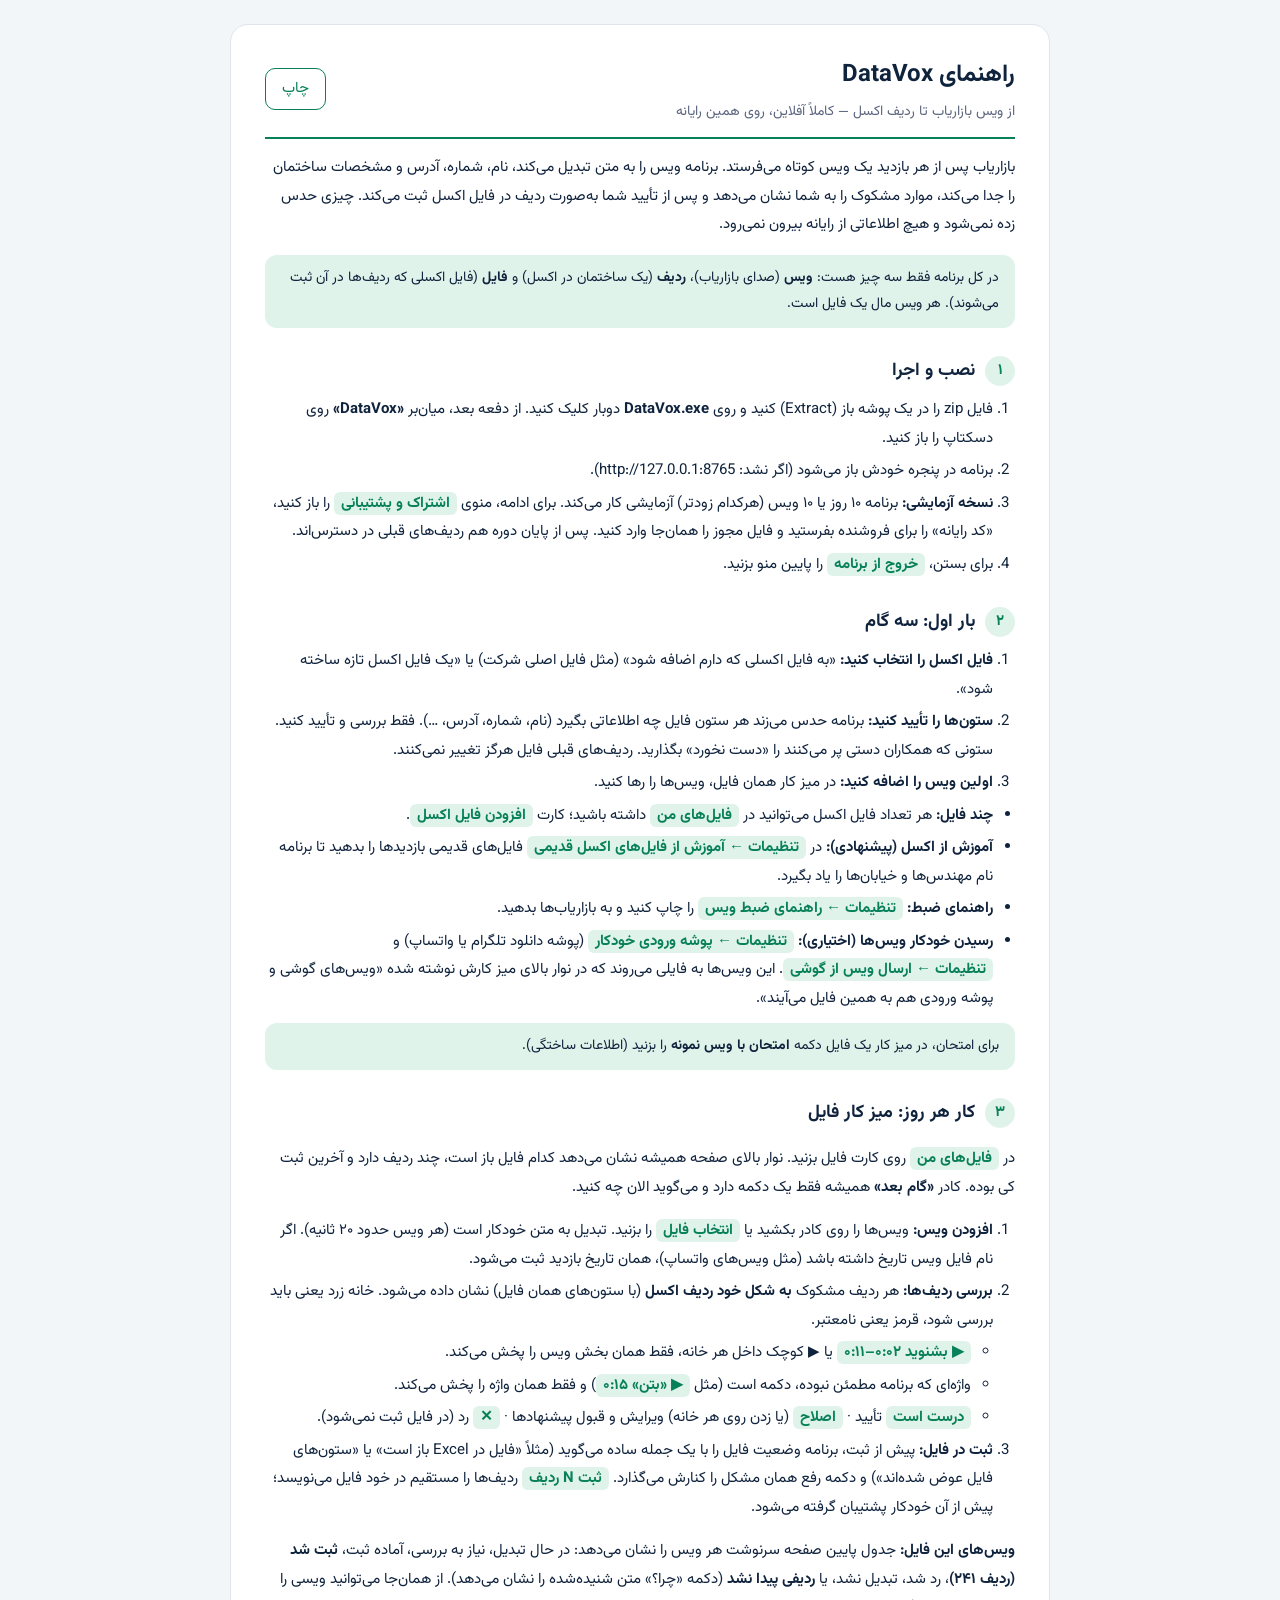
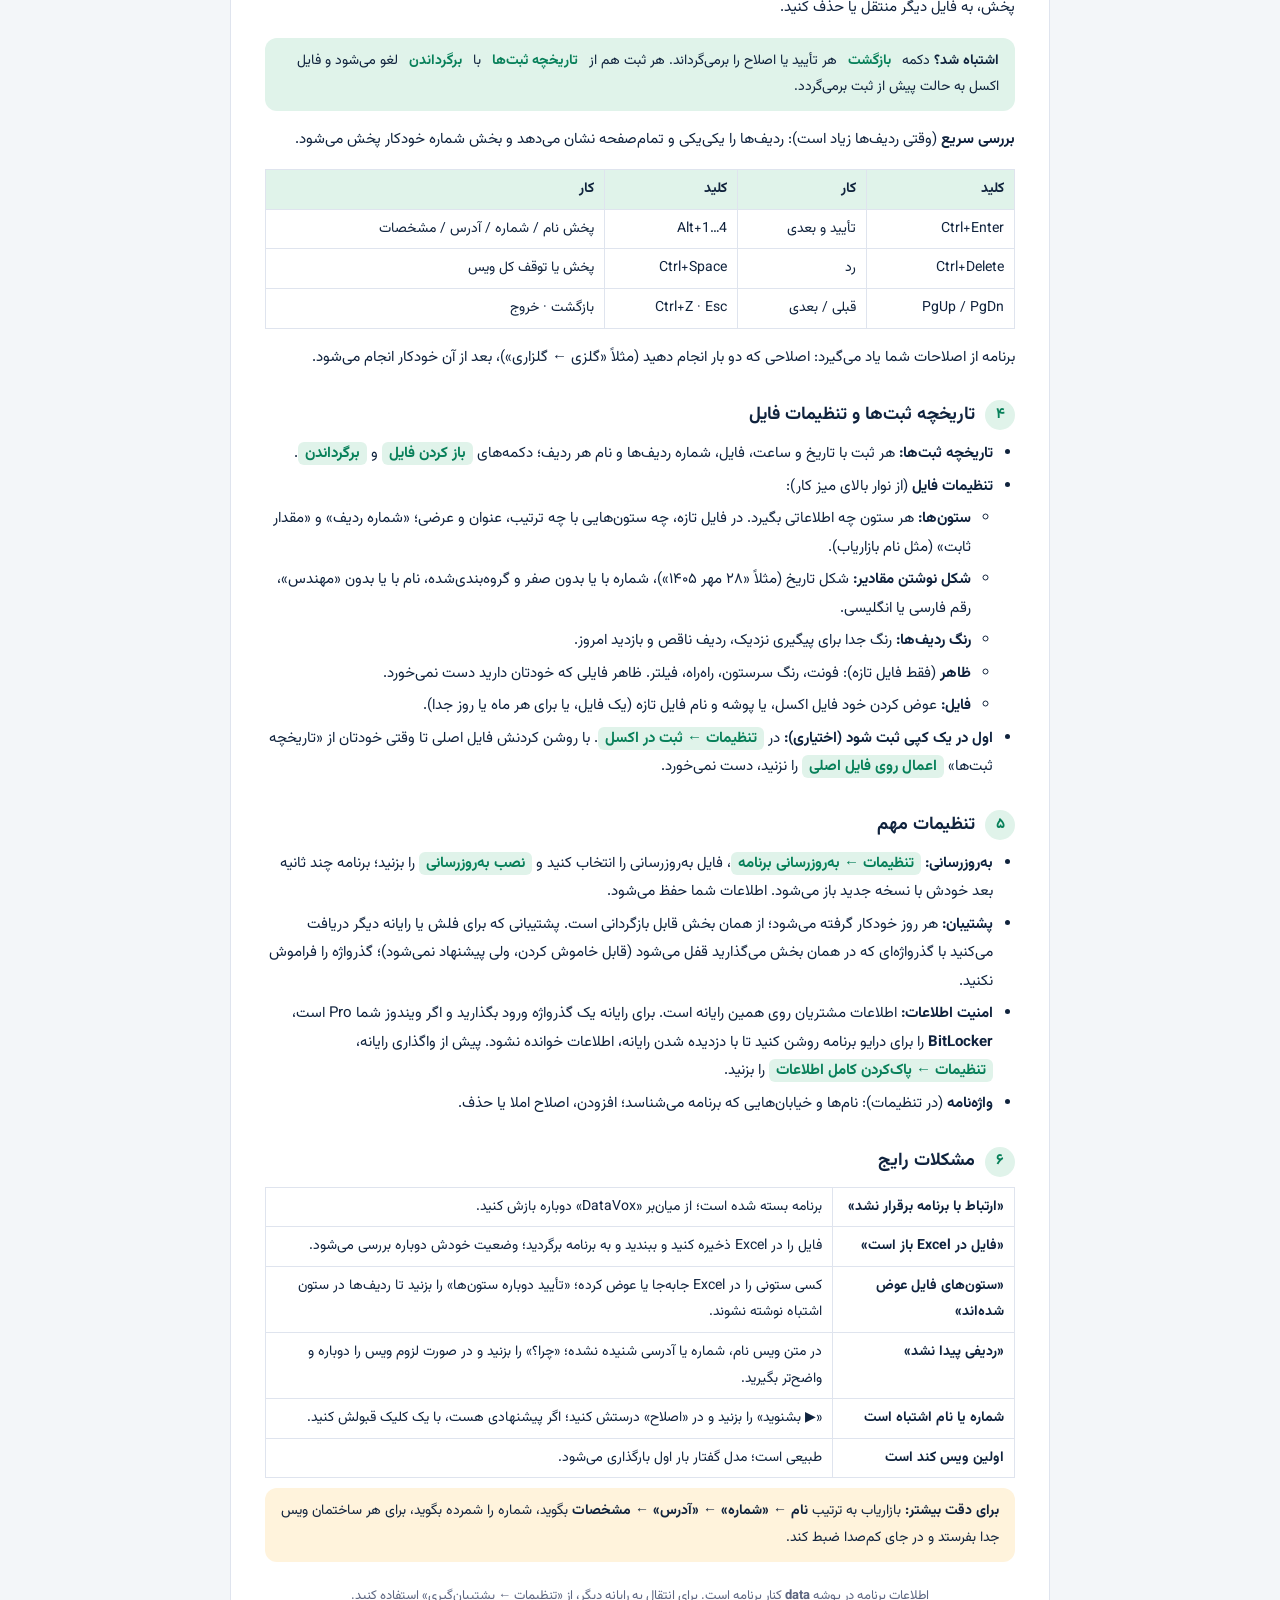
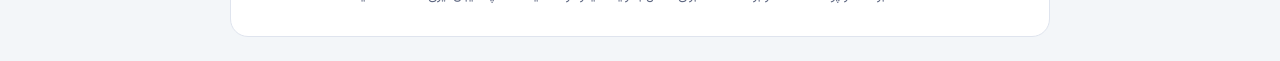
<file: voice2excel/web/guide.html>
<!doctype html>
<html lang="fa" dir="rtl">
<head>
<meta charset="utf-8">
<meta name="viewport" content="width=device-width, initial-scale=1">
<title>راهنمای DataVox</title>
<style>
  @font-face { font-family: "Vazirmatn"; src: url("fonts/Vazirmatn.woff2") format("woff2"), url("app/voice2excel/web/fonts/Vazirmatn.woff2") format("woff2"); font-weight: 100 900; }
  :root { --text:#10233d; --muted:#5d6680; --border:#dfe4ee; --primary:#08805a; --soft:#e0f3ea; --ok:#138a52; --ok-soft:#e6f6ee; --warn:#b26a00; --warn-soft:#fff3dc; --bg:#f3f6f9; --card:#fff; }
  @media screen and (prefers-color-scheme: dark) { :root { --text:#e8ebf4; --muted:#a3abc2; --border:#23344f; --primary:#34d399; --soft:#11392f; --ok:#3fcb85; --ok-soft:#14301f; --warn:#f0b35a; --warn-soft:#3a2c14; --bg:#0a1424; --card:#0f1b2e; } }
  * { box-sizing: border-box; }
  body { margin: 0; background: var(--bg); color: var(--text); font-family: "Vazirmatn", Tahoma, sans-serif; line-height: 1.9; font-size: 15px; }
  .page { max-width: 820px; margin: 24px auto; background: var(--card); border: 1px solid var(--border); border-radius: 18px; padding: 28px 34px; }
  header { display: flex; align-items: center; justify-content: space-between; gap: 16px; border-bottom: 2px solid var(--primary); padding-bottom: 12px; margin-bottom: 8px; }
  h1 { margin: 0; font-size: 24px; } .sub { color: var(--muted); font-size: 14px; }
  .print { border: 1px solid var(--primary); color: var(--primary); background: transparent; border-radius: 10px; padding: 6px 16px; font: inherit; cursor: pointer; }
  h2 { font-size: 18px; margin: 26px 0 8px; display: flex; align-items: center; gap: 10px; }
  h2 .n { width: 30px; height: 30px; border-radius: 50%; background: var(--soft); color: var(--primary); display: inline-grid; place-items: center; font-size: 15px; flex: none; }
  ol, ul { margin: 0; padding-inline-start: 22px; } li { margin: 4px 0; }
  .k { background: var(--soft); color: var(--primary); border-radius: 6px; padding: 0 7px; font-weight: 700; white-space: nowrap; }
  .note { background: var(--soft); border-radius: 12px; padding: 10px 16px; margin: 10px 0; font-size: 14px; }
  .warn { background: var(--warn-soft); }
  table { width: 100%; border-collapse: collapse; margin: 8px 0; font-size: 14px; }
  td, th { border: 1px solid var(--border); padding: 6px 10px; text-align: right; vertical-align: top; }
  th { background: var(--soft); }
  .ltr { direction: ltr; unicode-bidi: isolate; }
  footer { margin-top: 22px; color: var(--muted); font-size: 13px; text-align: center; }
  @media (max-width: 640px) { .page { margin: 0; border-radius: 0; padding: 18px 16px; } }
  @media print { body { background: #fff; font-size: 13px; } .page { margin: 0; border: none; padding: 0; max-width: none; } .print { display: none; } h2 { break-after: avoid; } }
</style>
</head>
<body>
<div class="page">
  <header>
    <div><h1>راهنمای DataVox</h1><div class="sub">از ویس بازاریاب تا ردیف اکسل — کاملاً آفلاین، روی همین رایانه</div></div>
    <button class="print" onclick="window.print()">چاپ</button>
  </header>

  <p>بازاریاب پس از هر بازدید یک ویس کوتاه می‌فرستد. برنامه ویس را به متن تبدیل می‌کند، نام، شماره، آدرس و مشخصات ساختمان را جدا می‌کند، موارد مشکوک را به شما نشان می‌دهد و پس از تأیید شما به‌صورت ردیف در فایل اکسل ثبت می‌کند. چیزی حدس زده نمی‌شود و هیچ اطلاعاتی از رایانه بیرون نمی‌رود.</p>
  <div class="note">در کل برنامه فقط سه چیز هست: <b>ویس</b> (صدای بازاریاب)، <b>ردیف</b> (یک ساختمان در اکسل) و <b>فایل</b> (فایل اکسلی که ردیف‌ها در آن ثبت می‌شوند). هر ویس مال یک فایل است.</div>

  <h2><span class="n">۱</span>نصب و اجرا</h2>
  <ol>
    <li>فایل zip را در یک پوشه باز (Extract) کنید و روی <b>DataVox.exe</b> دوبار کلیک کنید. از دفعه بعد، میان‌بر <b>«DataVox»</b> روی دسکتاپ را باز کنید.</li>
    <li>برنامه در پنجره خودش باز می‌شود (اگر نشد: <span class="ltr">http://127.0.0.1:8765</span>).</li>
    <li><b>نسخه آزمایشی:</b> برنامه ۱۰ روز یا ۱۰ ویس (هرکدام زودتر) آزمایشی کار می‌کند. برای ادامه، منوی <span class="k">اشتراک و پشتیبانی</span> را باز کنید، «کد رایانه» را برای فروشنده بفرستید و فایل مجوز را همان‌جا وارد کنید. پس از پایان دوره هم ردیف‌های قبلی در دسترس‌اند.</li>
    <li>برای بستن، <span class="k">خروج از برنامه</span> را پایین منو بزنید.</li>
  </ol>

  <h2><span class="n">۲</span>بار اول: سه گام</h2>
  <ol>
    <li><b>فایل اکسل را انتخاب کنید:</b> «به فایل اکسلی که دارم اضافه شود» (مثل فایل اصلی شرکت) یا «یک فایل اکسل تازه ساخته شود».</li>
    <li><b>ستون‌ها را تأیید کنید:</b> برنامه حدس می‌زند هر ستون فایل چه اطلاعاتی بگیرد (نام، شماره، آدرس، …). فقط بررسی و تأیید کنید. ستونی که همکاران دستی پر می‌کنند را «دست نخورد» بگذارید. ردیف‌های قبلی فایل هرگز تغییر نمی‌کنند.</li>
    <li><b>اولین ویس را اضافه کنید:</b> در میز کار همان فایل، ویس‌ها را رها کنید.</li>
  </ol>
  <ul>
    <li><b>چند فایل:</b> هر تعداد فایل اکسل می‌توانید در <span class="k">فایل‌های من</span> داشته باشید؛ کارت <span class="k">افزودن فایل اکسل</span>.</li>
    <li><b>آموزش از اکسل (پیشنهادی):</b> در <span class="k">تنظیمات ← آموزش از فایل‌های اکسل قدیمی</span> فایل‌های قدیمی بازدیدها را بدهید تا برنامه نام مهندس‌ها و خیابان‌ها را یاد بگیرد.</li>
    <li><b>راهنمای ضبط:</b> <span class="k">تنظیمات ← راهنمای ضبط ویس</span> را چاپ کنید و به بازاریاب‌ها بدهید.</li>
    <li><b>رسیدن خودکار ویس‌ها (اختیاری):</b> <span class="k">تنظیمات ← پوشه ورودی خودکار</span> (پوشه دانلود تلگرام یا واتساپ) و <span class="k">تنظیمات ← ارسال ویس از گوشی</span>. این ویس‌ها به فایلی می‌روند که در نوار بالای میز کارش نوشته شده «ویس‌های گوشی و پوشه ورودی هم به همین فایل می‌آیند».</li>
  </ul>
  <div class="note">برای امتحان، در میز کار یک فایل دکمه <b>امتحان با ویس نمونه</b> را بزنید (اطلاعات ساختگی).</div>

  <h2><span class="n">۳</span>کار هر روز: میز کار فایل</h2>
  <p>در <span class="k">فایل‌های من</span> روی کارت فایل بزنید. نوار بالای صفحه همیشه نشان می‌دهد کدام فایل باز است، چند ردیف دارد و آخرین ثبت کی بوده. کادر <b>«گام بعد»</b> همیشه فقط یک دکمه دارد و می‌گوید الان چه کنید.</p>
  <ol>
    <li><b>افزودن ویس:</b> ویس‌ها را روی کادر بکشید یا <span class="k">انتخاب فایل</span> را بزنید. تبدیل به متن خودکار است (هر ویس حدود ۲۰ ثانیه). اگر نام فایل ویس تاریخ داشته باشد (مثل ویس‌های واتساپ)، همان تاریخ بازدید ثبت می‌شود.</li>
    <li><b>بررسی ردیف‌ها:</b> هر ردیف مشکوک <b>به شکل خود ردیف اکسل</b> (با ستون‌های همان فایل) نشان داده می‌شود. خانه زرد یعنی باید بررسی شود، قرمز یعنی نامعتبر.
      <ul>
        <li><span class="k">▶ بشنوید ۰:۰۲–۰:۱۱</span> یا ▶ کوچک داخل هر خانه، فقط همان بخش ویس را پخش می‌کند.</li>
        <li>واژه‌ای که برنامه مطمئن نبوده، دکمه است (مثل <span class="k">▶ «بتن» ۰:۱۵</span>) و فقط همان واژه را پخش می‌کند.</li>
        <li><span class="k">درست است</span> تأیید · <span class="k">اصلاح</span> (یا زدن روی هر خانه) ویرایش و قبول پیشنهادها · <span class="k">✕</span> رد (در فایل ثبت نمی‌شود).</li>
      </ul></li>
    <li><b>ثبت در فایل:</b> پیش از ثبت، برنامه وضعیت فایل را با یک جمله ساده می‌گوید (مثلاً «فایل در Excel باز است» یا «ستون‌های فایل عوض شده‌اند») و دکمه رفع همان مشکل را کنارش می‌گذارد. <span class="k">ثبت N ردیف</span> ردیف‌ها را مستقیم در خود فایل می‌نویسد؛ پیش از آن خودکار پشتیبان گرفته می‌شود.</li>
  </ol>
  <p><b>ویس‌های این فایل:</b> جدول پایین صفحه سرنوشت هر ویس را نشان می‌دهد: در حال تبدیل، نیاز به بررسی، آماده ثبت، <b>ثبت شد (ردیف ۲۴۱)</b>، رد شد، تبدیل نشد، یا <b>ردیفی پیدا نشد</b> (دکمه «چرا؟» متن شنیده‌شده را نشان می‌دهد). از همان‌جا می‌توانید ویسی را پخش، به فایل دیگر منتقل یا حذف کنید.</p>
  <div class="note"><b>اشتباه شد؟</b> دکمه <span class="k">بازگشت</span> هر تأیید یا اصلاح را برمی‌گرداند. هر ثبت هم از <span class="k">تاریخچه ثبت‌ها</span> با <span class="k">برگرداندن</span> لغو می‌شود و فایل اکسل به حالت پیش از ثبت برمی‌گردد.</div>
  <p><b>بررسی سریع</b> (وقتی ردیف‌ها زیاد است): ردیف‌ها را یکی‌یکی و تمام‌صفحه نشان می‌دهد و بخش شماره خودکار پخش می‌شود.</p>
  <table>
    <tr><th>کلید</th><th>کار</th><th>کلید</th><th>کار</th></tr>
    <tr><td class="ltr">Ctrl+Enter</td><td>تأیید و بعدی</td><td class="ltr">Alt+1…4</td><td>پخش نام / شماره / آدرس / مشخصات</td></tr>
    <tr><td class="ltr">Ctrl+Delete</td><td>رد</td><td class="ltr">Ctrl+Space</td><td>پخش یا توقف کل ویس</td></tr>
    <tr><td class="ltr">PgUp / PgDn</td><td>قبلی / بعدی</td><td class="ltr">Ctrl+Z · Esc</td><td>بازگشت · خروج</td></tr>
  </table>
  <p>برنامه از اصلاحات شما یاد می‌گیرد: اصلاحی که دو بار انجام دهید (مثلاً «گلزی ← گلزاری»)، بعد از آن خودکار انجام می‌شود.</p>

  <h2><span class="n">۴</span>تاریخچه ثبت‌ها و تنظیمات فایل</h2>
  <ul>
    <li><b>تاریخچه ثبت‌ها:</b> هر ثبت با تاریخ و ساعت، فایل، شماره ردیف‌ها و نام هر ردیف؛ دکمه‌های <span class="k">باز کردن فایل</span> و <span class="k">برگرداندن</span>.</li>
    <li><b>تنظیمات فایل</b> (از نوار بالای میز کار):
      <ul>
        <li><b>ستون‌ها:</b> هر ستون چه اطلاعاتی بگیرد. در فایل تازه، چه ستون‌هایی با چه ترتیب، عنوان و عرضی؛ «شماره ردیف» و «مقدار ثابت» (مثل نام بازاریاب).</li>
        <li><b>شکل نوشتن مقادیر:</b> شکل تاریخ (مثلاً «۲۸ مهر ۱۴۰۵»)، شماره با یا بدون صفر و گروه‌بندی‌شده، نام با یا بدون «مهندس»، رقم فارسی یا انگلیسی.</li>
        <li><b>رنگ ردیف‌ها:</b> رنگ جدا برای پیگیری نزدیک، ردیف ناقص و بازدید امروز.</li>
        <li><b>ظاهر</b> (فقط فایل تازه): فونت، رنگ سرستون، راه‌راه، فیلتر. ظاهر فایلی که خودتان دارید دست نمی‌خورد.</li>
        <li><b>فایل:</b> عوض کردن خود فایل اکسل، یا پوشه و نام فایل تازه (یک فایل، یا برای هر ماه یا روز جدا).</li>
      </ul></li>
    <li><b>اول در یک کپی ثبت شود (اختیاری):</b> در <span class="k">تنظیمات ← ثبت در اکسل</span>. با روشن کردنش فایل اصلی تا وقتی خودتان از «تاریخچه ثبت‌ها» <span class="k">اعمال روی فایل اصلی</span> را نزنید، دست نمی‌خورد.</li>
  </ul>

  <h2><span class="n">۵</span>تنظیمات مهم</h2>
  <ul>
    <li><b>به‌روزرسانی:</b> <span class="k">تنظیمات ← به‌روزرسانی برنامه</span>، فایل به‌روزرسانی را انتخاب کنید و <span class="k">نصب به‌روزرسانی</span> را بزنید؛ برنامه چند ثانیه بعد خودش با نسخه جدید باز می‌شود. اطلاعات شما حفظ می‌شود.</li>
    <li><b>پشتیبان:</b> هر روز خودکار گرفته می‌شود؛ از همان بخش قابل بازگردانی است. پشتیبانی که برای فلش یا رایانه دیگر دریافت می‌کنید با گذرواژه‌ای که در همان بخش می‌گذارید قفل می‌شود (قابل خاموش کردن، ولی پیشنهاد نمی‌شود)؛ گذرواژه را فراموش نکنید.</li>
    <li><b>امنیت اطلاعات:</b> اطلاعات مشتریان روی همین رایانه است. برای رایانه یک گذرواژه ورود بگذارید و اگر ویندوز شما Pro است، <b>BitLocker</b> را برای درایو برنامه روشن کنید تا با دزدیده شدن رایانه، اطلاعات خوانده نشود. پیش از واگذاری رایانه، <span class="k">تنظیمات ← پاک‌کردن کامل اطلاعات</span> را بزنید.</li>
    <li><b>واژه‌نامه</b> (در تنظیمات): نام‌ها و خیابان‌هایی که برنامه می‌شناسد؛ افزودن، اصلاح املا یا حذف.</li>
  </ul>

  <h2><span class="n">۶</span>مشکلات رایج</h2>
  <table>
    <tr><td><b>«ارتباط با برنامه برقرار نشد»</b></td><td>برنامه بسته شده است؛ از میان‌بر «DataVox» دوباره بازش کنید.</td></tr>
    <tr><td><b>«فایل در Excel باز است»</b></td><td>فایل را در Excel ذخیره کنید و ببندید و به برنامه برگردید؛ وضعیت خودش دوباره بررسی می‌شود.</td></tr>
    <tr><td><b>«ستون‌های فایل عوض شده‌اند»</b></td><td>کسی ستونی را در Excel جابه‌جا یا عوض کرده؛ «تأیید دوباره ستون‌ها» را بزنید تا ردیف‌ها در ستون اشتباه نوشته نشوند.</td></tr>
    <tr><td><b>«ردیفی پیدا نشد»</b></td><td>در متن ویس نام، شماره یا آدرسی شنیده نشده؛ «چرا؟» را بزنید و در صورت لزوم ویس را دوباره و واضح‌تر بگیرید.</td></tr>
    <tr><td><b>شماره یا نام اشتباه است</b></td><td>«▶ بشنوید» را بزنید و در «اصلاح» درستش کنید؛ اگر پیشنهادی هست، با یک کلیک قبولش کنید.</td></tr>
    <tr><td><b>اولین ویس کند است</b></td><td>طبیعی است؛ مدل گفتار بار اول بارگذاری می‌شود.</td></tr>
  </table>
  <div class="note warn"><b>برای دقت بیشتر:</b> بازاریاب به ترتیب <b>نام ← «شماره» ← «آدرس» ← مشخصات</b> بگوید، شماره را شمرده بگوید، برای هر ساختمان ویس جدا بفرستد و در جای کم‌صدا ضبط کند.</div>

  <footer>اطلاعات برنامه در پوشه <b>data</b> کنار برنامه است. برای انتقال به رایانه دیگر، از «تنظیمات ← پشتیبان‌گیری» استفاده کنید.</footer>
</div>
</body>
</html>
</file>
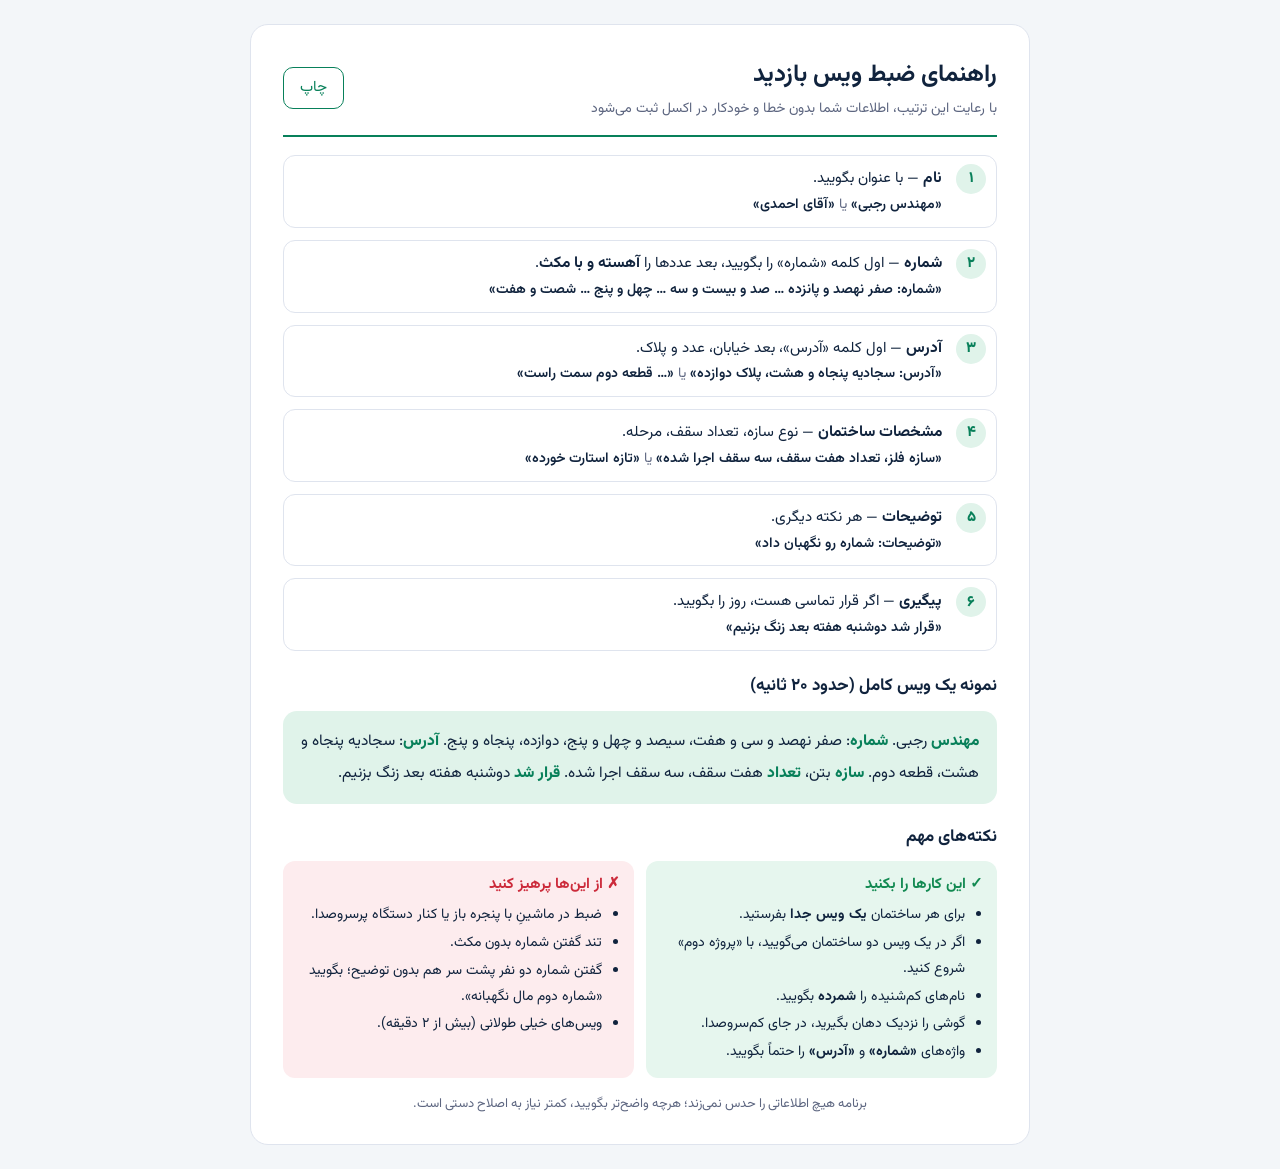
<file: voice2excel/web/recording-guide.html>
<!doctype html>
<html lang="fa" dir="rtl">
<head>
<meta charset="utf-8">
<meta name="viewport" content="width=device-width, initial-scale=1">
<title>راهنمای ضبط ویس</title>
<style>
  @font-face { font-family: "Vazirmatn"; src: url("fonts/Vazirmatn.woff2") format("woff2"), url("app/voice2excel/web/fonts/Vazirmatn.woff2") format("woff2"); font-weight: 100 900; }
  :root { --text:#10233d; --muted:#5d6680; --border:#dfe4ee; --primary:#08805a; --soft:#e0f3ea; --ok:#138a52; --ok-soft:#e6f6ee; --bad:#cc2b3b; --bad-soft:#fdecee; --bg:#f3f6f9; --card:#fff; }
  @media screen and (prefers-color-scheme: dark) { :root { --text:#e8ebf4; --muted:#a3abc2; --border:#23344f; --primary:#34d399; --soft:#11392f; --ok:#3fcb85; --ok-soft:#14301f; --bad:#ff6b7a; --bad-soft:#3a1820; --bg:#0a1424; --card:#0f1b2e; } }
  * { box-sizing: border-box; }
  body { margin: 0; background: var(--bg); color: var(--text); font-family: "Vazirmatn", Tahoma, sans-serif; line-height: 1.85; font-size: 15px; }
  .page { max-width: 780px; margin: 24px auto; background: var(--card); border: 1px solid var(--border); border-radius: 18px; padding: 28px 32px; }
  header { display: flex; align-items: center; justify-content: space-between; gap: 16px; border-bottom: 2px solid var(--primary); padding-bottom: 12px; margin-bottom: 16px; }
  h1 { margin: 0; font-size: 24px; }
  .sub { color: var(--muted); font-size: 14px; }
  .print { border: 1px solid var(--primary); color: var(--primary); background: transparent; border-radius: 10px; padding: 6px 16px; font: inherit; cursor: pointer; }
  ol.steps { list-style: none; padding: 0; margin: 0; display: grid; gap: 8px; counter-reset: s; }
  ol.steps li { counter-increment: s; display: grid; grid-template-columns: 34px 1fr; gap: 10px; align-items: start; padding: 8px 10px; border: 1px solid var(--border); border-radius: 12px; }
  ol.steps li::before { content: counter(s, persian); width: 30px; height: 30px; border-radius: 50%; background: var(--soft); color: var(--primary); display: grid; place-items: center; font-weight: 800; }
  ol.steps b { font-size: 15.5px; }
  .say { color: var(--muted); font-size: 14px; }
  .say q { color: var(--text); font-weight: 600; quotes: "«" "»"; }
  h2 { font-size: 17px; margin: 18px 0 8px; }
  .example { background: var(--soft); border-radius: 14px; padding: 14px 18px; font-size: 15.5px; line-height: 2.1; }
  .example .k { color: var(--primary); font-weight: 800; }
  .two { display: grid; grid-template-columns: 1fr 1fr; gap: 12px; }
  .do, .dont { border-radius: 12px; padding: 10px 14px; font-size: 14px; }
  .do { background: var(--ok-soft); } .dont { background: var(--bad-soft); }
  .do h3, .dont h3 { margin: 0 0 4px; font-size: 15px; } .do h3 { color: var(--ok); } .dont h3 { color: var(--bad); }
  ul { margin: 0; padding-inline-start: 18px; } li { margin: 2px 0; }
  footer { margin-top: 14px; color: var(--muted); font-size: 13px; text-align: center; }
  @media (max-width: 640px) { .page { margin: 0; border-radius: 0; padding: 18px 16px; } .two { grid-template-columns: 1fr; } }
  /* چاپ: همیشه یک صفحه A4، با جای خالی کافی تا سرصفحه و حاشیه هر مرورگری (Edge، Chrome، Firefox ویندوز ۷) جا شود */
  @page { size: A4; margin: 12mm; }
  @media print {
    html, body { background: #fff; }
    body { font-size: 13.5px; line-height: 1.7; -webkit-print-color-adjust: exact; print-color-adjust: exact; }
    .page { margin: 0; border: none; border-radius: 0; padding: 0; max-width: none; }
    .print { display: none; }
    header { padding-bottom: 8px; margin-bottom: 12px; }
    h1 { font-size: 22px; }
    .sub { font-size: 13px; }
    /* شش گام در دو ستون: ۱ تا ۳ در ستون راست، ۴ تا ۶ در ستون چپ */
    ol.steps { grid-template-columns: 1fr 1fr; grid-template-rows: repeat(3, auto); grid-auto-flow: column; gap: 7px 10px; }
    ol.steps li { grid-template-columns: 28px 1fr; gap: 8px; padding: 9px 10px; break-inside: avoid; }
    ol.steps li::before { width: 26px; height: 26px; font-size: 14px; }
    ol.steps b { font-size: 15px; }
    .say { font-size: 13px; }
    h2 { font-size: 16px; margin: 18px 0 8px; }
    .example { padding: 12px 16px; font-size: 14.5px; line-height: 2; }
    .two { grid-template-columns: 1fr 1fr; gap: 10px; }
    .do, .dont { padding: 10px 14px; font-size: 13.5px; }
    .do h3, .dont h3 { font-size: 15px; }
    footer { margin-top: 16px; font-size: 12.5px; }
    .page, ol.steps, .example, .two { break-inside: avoid; }
  }
</style>
</head>
<body>
<div class="page">
  <header>
    <div><h1>راهنمای ضبط ویس بازدید</h1><div class="sub">با رعایت این ترتیب، اطلاعات شما بدون خطا و خودکار در اکسل ثبت می‌شود</div></div>
    <button class="print" onclick="window.print()">چاپ</button>
  </header>

  <ol class="steps">
    <li><div><b>نام</b> — با عنوان بگویید.<div class="say"><q>مهندس رجبی</q> یا <q>آقای احمدی</q></div></div></li>
    <li><div><b>شماره</b> — اول کلمه «شماره» را بگویید، بعد عددها را <b>آهسته و با مکث</b>.<div class="say"><q>شماره: صفر نهصد و پانزده … صد و بیست و سه … چهل و پنج … شصت و هفت</q></div></div></li>
    <li><div><b>آدرس</b> — اول کلمه «آدرس»، بعد خیابان، عدد و پلاک.<div class="say"><q>آدرس: سجادیه پنجاه و هشت، پلاک دوازده</q> یا <q>… قطعه دوم سمت راست</q></div></div></li>
    <li><div><b>مشخصات ساختمان</b> — نوع سازه، تعداد سقف، مرحله.<div class="say"><q>سازه فلز، تعداد هفت سقف، سه سقف اجرا شده</q> یا <q>تازه استارت خورده</q></div></div></li>
    <li><div><b>توضیحات</b> — هر نکته دیگری.<div class="say"><q>توضیحات: شماره رو نگهبان داد</q></div></div></li>
    <li><div><b>پیگیری</b> — اگر قرار تماسی هست، روز را بگویید.<div class="say"><q>قرار شد دوشنبه هفته بعد زنگ بزنیم</q></div></div></li>
  </ol>

  <h2>نمونه یک ویس کامل (حدود ۲۰ ثانیه)</h2>
  <div class="example">
    <span class="k">مهندس</span> رجبی. <span class="k">شماره</span>: صفر نهصد و سی و هفت، سیصد و چهل و پنج، دوازده، پنجاه و پنج.
    <span class="k">آدرس</span>: سجادیه پنجاه و هشت، قطعه دوم. <span class="k">سازه</span> بتن، <span class="k">تعداد</span> هفت سقف، سه سقف اجرا شده.
    <span class="k">قرار شد</span> دوشنبه هفته بعد زنگ بزنیم.
  </div>

  <h2>نکته‌های مهم</h2>
  <div class="two">
    <div class="do"><h3>✓ این کارها را بکنید</h3><ul>
      <li>برای هر ساختمان <b>یک ویس جدا</b> بفرستید.</li>
      <li>اگر در یک ویس دو ساختمان می‌گویید، با <q>پروژه دوم</q> شروع کنید.</li>
      <li>نام‌های کم‌شنیده را <b>شمرده</b> بگویید.</li>
      <li>گوشی را نزدیک دهان بگیرید، در جای کم‌سروصدا.</li>
      <li>واژه‌های <b>«شماره»</b> و <b>«آدرس»</b> را حتماً بگویید.</li>
    </ul></div>
    <div class="dont"><h3>✗ از این‌ها پرهیز کنید</h3><ul>
      <li>ضبط در ماشینِ با پنجره باز یا کنار دستگاه پرسروصدا.</li>
      <li>تند گفتن شماره بدون مکث.</li>
      <li>گفتن شماره دو نفر پشت سر هم بدون توضیح؛ بگویید <q>شماره دوم مال نگهبانه</q>.</li>
      <li>ویس‌های خیلی طولانی (بیش از ۲ دقیقه).</li>
    </ul></div>
  </div>
  <footer>برنامه هیچ اطلاعاتی را حدس نمی‌زند؛ هرچه واضح‌تر بگویید، کمتر نیاز به اصلاح دستی است.</footer>
</div>
</body>
</html>
</file>
